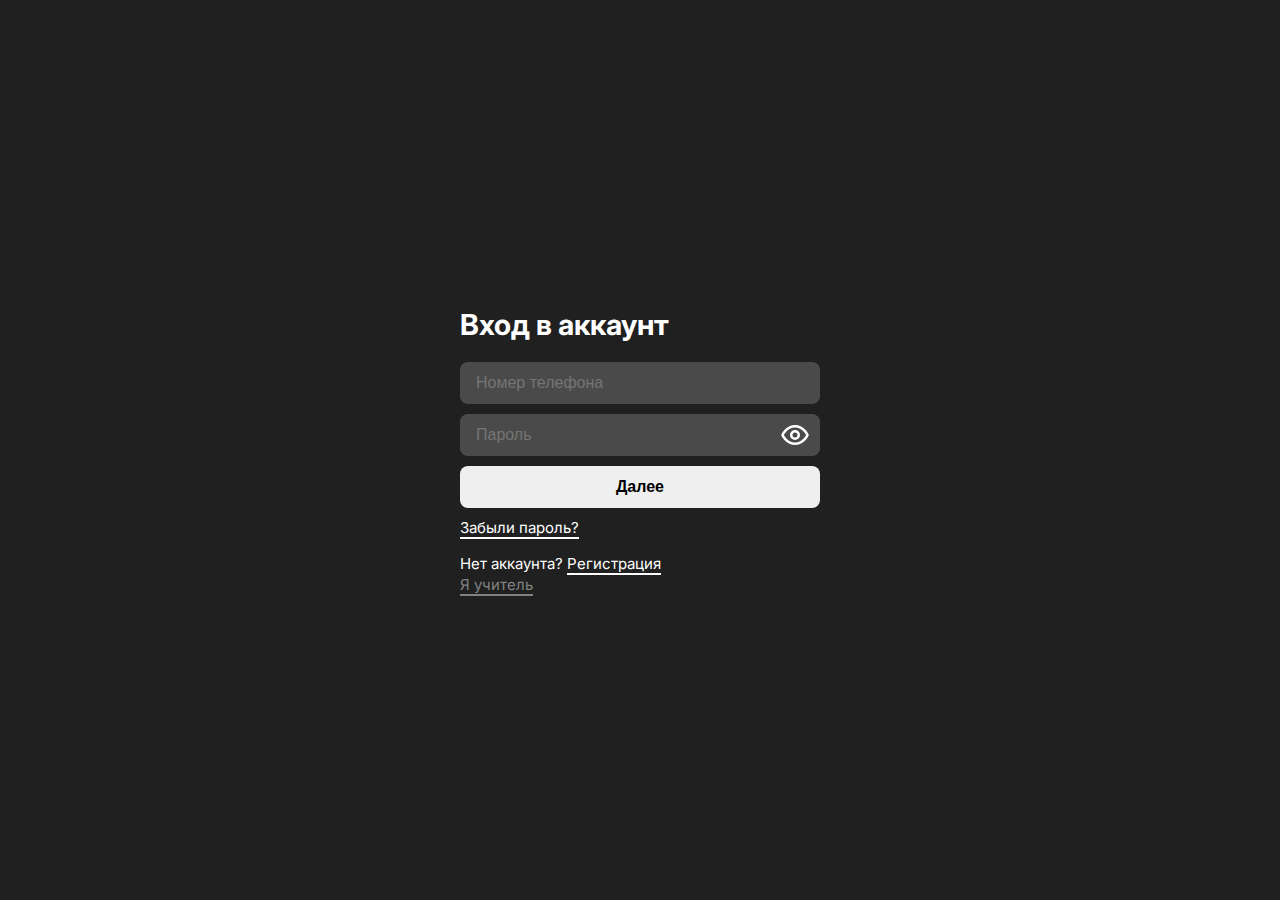
<file: index.html>
<!DOCTYPE html>
<html lang="ru">
<head>
    <meta charset="UTF-8">
    <meta name="viewport" content="width=device-width, initial-scale=1.0">
    <title>Вход ученик</title>
    <link rel="stylesheet" href="./css/index.css">
</head>
<body>
    <div class="wrapper">
        <main class="main">
            <div class="main__conteiner">
                <form action="#" onsubmit="return false;" class="auth form">
                    <h2 class="form__title">Вход в аккаунт</h2>
                    <div class="form__input">
                        <input type="text" id="log" class="form__inp" placeholder="Номер телефона">
                    </div>
                    <div class="form__input">
                        <input type="password" id="pass" class="form__inp" placeholder="Пароль">
                        <div class="pass-ico"></div>
                    </div>
                    <div class="form__input">
                        <button class="btn">Далее</button>
                    </div>
                    <div class="form__links">
                        <a href="#" class="form__link">Забыли пароль?</a>
                        <span>Нет аккаунта? <a href="#" class="form__link">Регистрация</a></span>
                    </div>
                    <a href="#" class="form__footer-link">Я учитель</a>
                </form>
            </div>
        </main>
    </div>
</body>
</html>
</file>
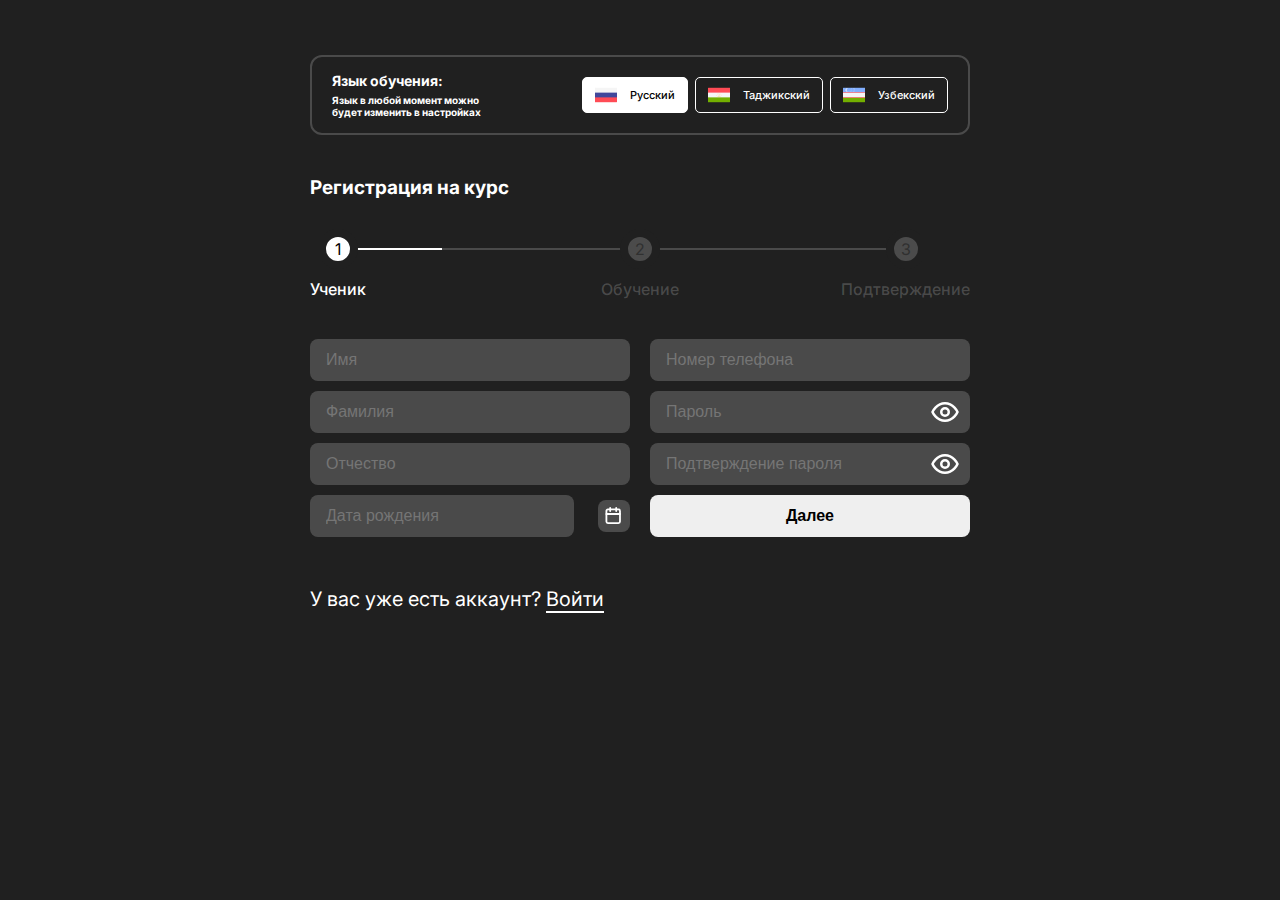
<file: reg-students.html>
<!DOCTYPE html>
<html lang="ru">

<head>
    <meta charset="UTF-8">
    <meta name="viewport" content="width=device-width, initial-scale=1.0">
    <title>Вход ученик</title>
    <link rel="stylesheet" href="./css/reg.students.css">
</head>

<body>
    <div class="wrapper">
        <header class="header">
            <div class="header__conteiner">
                <div class="header__text">
                    <h2 class="header__title">Язык обучения:</h2>
                    <h3 class="header__subtitle">Язык в любой момент можно <br>будет изменить в настройках</h3>
                </div>

                <div class="header__langs">
                    <div class="header__lang --ru --now">Русский</div>
                    <div class="header__lang --tj">Таджикский</div>
                    <div class="header__lang --uz">Узбекский</div>
                </div>
            </div>
        </header>
        <section class="progress">
            <div class="progress__conteiner">
                <h1 class="page-title progress__title">Регистрация на курс</h1>
                <div class="progress__bar">
                    <div class="progress__stage stage s1 --now">
                        <div class="stage__num">1<div class="ndec-1"></div>
                        </div>
                        <div class="stage__title">Ученик</div>
                    </div>
                    <div class="progress__stage s2 stage">
                        <div class="stage__num">2</div>
                        <div class="stage__title">Обучение</div>
                    </div>
                    <div class="progress__stage s3 stage">
                        <div class="stage__num">3<div class="ndec-3"></div>
                        </div>
                        <div class="stage__title">Подтверждение</div>
                    </div>

                    <div class="progress__decor">
                        <div class="decol-line"></div>
                    </div>
                </div>
            </div>
        </section>
        <section class="content">
            <div class="content__conteiner">
                <div class="content__screen screen1">
                    <div class="content__row">
                        <div class="content__column cc1">
                            <div class="form__input">
                                <input type="text" id="log" class="form__inp" placeholder="Имя">
                            </div>
                            <div class="form__input">
                                <input type="text" id="log" class="form__inp" placeholder="Фамилия">
                            </div>
                            <div class="form__input">
                                <input type="text" id="log" class="form__inp" placeholder="Отчество">
                            </div>
                            <div class="form__input --d-input">
                                <input type="text" id="log" class="form__inp" placeholder="Дата рождения">
                                <input type="date" class="dinp" name="data" id="#date-inp">
                                <label for="#date-inp" class="date-ico"></label>
                            </div>
                        </div>
                        <div class="content__column cc2">
                            <div class="form__input">
                                <input type="tel" id="log" class="form__inp" placeholder="Номер телефона">
                            </div>
                            <div class="form__input">
                                <input type="password" id="pass" class="form__inp" placeholder="Пароль">
                                <div class="pass-ico"></div>
                            </div>
                            <div class="form__input">
                                <input type="password" id="pass" class="form__inp" placeholder="Подтверждение пароля">
                                <div class="pass-ico"></div>
                            </div>
                            <div class="form__input">
                                <button class="next btn">Далее</button>
                            </div>
                        </div>
                    </div>
                    <div class="screen-footer">
                        <span>У вас уже есть аккаунт? <a href="/" class="content__link">Войти</a></span>
                    </div>
                </div>
                <div class="content__screen screen2 --none">
                    <div class="content__row">
                        <div class="content__column cc1">
                            <div class="form__input">
                                <div class="select-ico"></div>
                                <select name="" id="" class="form__inp">
                                    <option value="0" selected disabled>Преподаватель</option>
                                </select>
                            </div>
                        </div>
                        <div class="content__column cc2">
                            <div class="form__input">
                                
                                <div class="select-ico"></div>
                                <select name="" id="" class="form__inp">
                                    <option value="0" selected disabled>Номер группы</option>
                                </select>
                            </div>
    
                                <button class="next btn">Далее</button>
                            </div>
                        </div>
                    </div>
                    <div class="content__screen screen3 --none">
                        <div class="content__row">
                            <div class="content__column cc1">
                                <h3 class="code-title">Какой код <br>подтверждения <br>назвал педагог?</h3>
                            </div>
                            <div class="content__column cc2">
                                <div class="form__input">
                                    <div class="form__input">
                                        <input type="tel" id="log" class="form__inp" placeholder="Код">
                                    </div>
                                </div>
        
                                    <button class="next btn">Далее</button>
                                </div>
                            </div>
                        </div>
                    </div>
                </div>
            </div>
        </section>
    </div>

    <script src="./js/jq.js"></script>
    <script src="./js/lang-reg.js"></script>
    <script src="./js/reg-form-controller.js"></script>
</body>

</html>
</file>
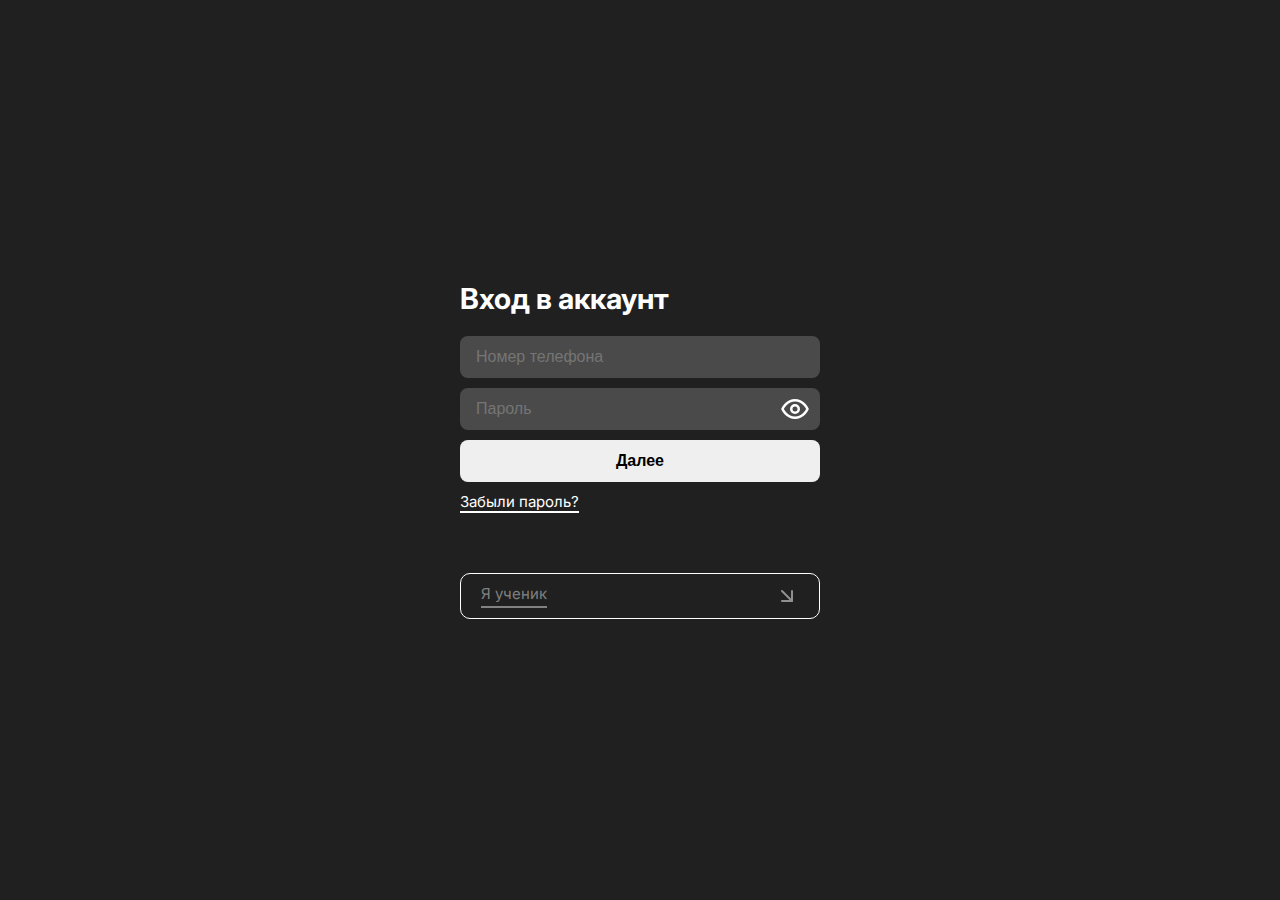
<file: teacher-reg.html>
<!DOCTYPE html>
<html lang="ru">
<head>
    <meta charset="UTF-8">
    <meta name="viewport" content="width=device-width, initial-scale=1.0">
    <title>Вход ученик</title>
    <link rel="stylesheet" href="./css/index.css">
</head>
<body>
    <div class="wrapper">
        <main class="main">
            <div class="main__conteiner">
                <form action="#" onsubmit="return false;" class="auth form">
                    <h2 class="form__title">Вход в аккаунт</h2>
                    <div class="form__input">
                        <input type="text" id="log" class="form__inp" placeholder="Номер телефона">
                    </div>
                    <div class="form__input">
                        <input type="password" id="pass" class="form__inp" placeholder="Пароль">
                        <div class="pass-ico"></div>
                    </div>
                    <div class="form__input">
                        <button class="btn">Далее</button>
                    </div>
                    <div class="form__links">
                        <a href="#" class="form__link">Забыли пароль?</a>
                    </div>
                    <a href="/" class="form__footer">
                        <span class="form__footer-link">Я ученик</span>
                        <div class="form__footer-ico"></div>
                    </a>
                </form>
            </div>
        </main>
    </div>
</body>
</html>
</file>
<file: css/index.css>
@import"./zero.css";@import"../fonts/font.css";@import"https://fonts.googleapis.com/css2?family=Inter:wght@100..900&display=swap";.main{display:flex;min-height:100vh}.main__conteiner{display:flex;justify-content:center;align-items:center}.form{max-width:360px;width:100%}.form__title{color:#fff;font-size:29px;font-weight:700;margin-bottom:20px}.form__input{width:100%;margin-bottom:10px;position:relative}.form__inp{width:100%;padding:12px 16px;border-radius:8px;border:0;background-color:rgba(255,255,255,.1921568627);font-size:16px}.form__links{display:flex;flex-direction:column;align-items:start;color:#fff;gap:15px;font-size:15px}.form__link{font-size:15px;color:#fff;text-decoration:none;border-bottom:2px solid #fff;display:inline-block}.form__footer{margin-top:60px;width:100%;display:flex;justify-content:space-between;border:1px solid #fff;padding:10px 20px;border-radius:10px;text-decoration:none}.form__footer-link{font-size:15px;font-family:Inter;border-bottom:2px solid rgba(255,255,255,.4431372549);text-decoration:none;color:rgba(255,255,255,.4431372549)}.form__footer-ico{width:24px;aspect-ratio:1;background-image:url("../img/arrow.svg");background-position:center;background-repeat:no-repeat;background-size:cover}.pass-ico{width:30px;aspect-ratio:1;position:absolute;right:10px;top:50%;transform:translateY(-50%);background-image:url("../img/eye.svg");background-position:center;background-repeat:no-repeat;background-size:cover;cursor:pointer}.btn{width:100%;padding:12px 16px;border-radius:8px;border:0;font-weight:600;font-size:16px;transition:all .5s ease;cursor:pointer}.btn:hover{transform:rotate(1deg)}.btn:active{transform:scale(98%, 98%)}
</file>
<file: css/reg.students.css>
@import"./zero.css";@import"../fonts/font.css";@import"https://fonts.googleapis.com/css2?family=Inter:wght@100..900&display=swap";.wrapper{padding:0 15px;padding-top:55px}[class*=__conteiner]{max-width:660px;width:100%;padding:0px;margin:0 auto}.header__conteiner{width:100%;display:flex;justify-content:space-between;align-items:center;border:2px solid rgba(255,255,255,.1921568627);padding:15px 20px;border-radius:12px;margin-bottom:35px}.header__title{font-size:14px;line-height:17px;color:#fff;margin-bottom:5px}.header__subtitle{font-size:10px;line-height:12px;color:#fff}.header__langs{display:flex;gap:7px}.header__lang{padding:6px 12px;font-size:11px;line-height:13px;font-weight:500;color:#fff;border:1px solid #fff;border-radius:5px;display:flex;justify-content:space-between;align-items:center;gap:13px;cursor:pointer}.header__lang.--now{color:#000;background-color:#fff}.header__lang::before{content:"";width:22px;aspect-ratio:1;background-position:center;background-repeat:no-repeat;background-size:contain}.header__lang.--ru::before{background-image:url(../img/lang/ru.png)}.header__lang.--tj::before{background-image:url(../img/lang/tj.png)}.header__lang.--uz::before{background-image:url(../img/lang/uz.png)}.progress__bar{width:100%;display:flex;justify-content:space-between;position:relative;margin-bottom:40px}.progress__decor{position:absolute;width:100%;height:2px;top:19px;background-color:rgba(255,255,255,.1921568627);z-index:4;overflow:hidden}.progress__decor .decol-line{position:absolute;width:40%;transform:translateX(-50%);left:0;top:0;height:100%;background-color:#fff;transition:all .5s ease}.page-title{font-size:19px;font-weight:700;line-height:35px;color:#fff;margin-bottom:24px}.stage{position:relative;z-index:10;text-align:center;display:flex;flex-direction:column;align-items:center;gap:10px}.stage:nth-child(2){position:absolute;top:0;left:50%;transform:translateX(-50%)}.stage__num{position:relative;width:40px;aspect-ratio:1;border:8px solid #202020;display:inline-block;border-radius:50%;background-color:#4b4b4b;color:#303030;display:flex;align-items:center;justify-content:center;font-size:16px}.--now .stage__num{background-color:#fff;color:#000}.stage__title{font-size:16px;font-weight:500;color:rgba(255,255,255,.1921568627)}.--now .stage__title{color:#fff}.ndec-1{position:absolute;width:40px;left:-40px;height:100%;background-color:#202020}.ndec-3{position:absolute;width:80px;right:-80px;height:100%;background-color:#202020}.content__screen{width:100%}.content__row{width:100%;display:flex;gap:20px}.content__column{flex:1 1 50%}.content__link{font-size:20px;color:#fff;text-decoration:none;border-bottom:2px solid #fff;display:inline-block}.form__title{color:#fff;font-size:29px;font-weight:700;margin-bottom:20px}.form__input{width:100%;margin-bottom:10px;position:relative}.form__inp{width:100%;padding:12px 16px;border-radius:8px;border:0;background-color:rgba(255,255,255,.1921568627);font-size:16px}.pass-ico{width:30px;aspect-ratio:1;position:absolute;right:10px;top:50%;transform:translateY(-50%);background-image:url("../img/eye.svg");background-position:center;background-repeat:no-repeat;background-size:cover;cursor:pointer}.btn{width:100%;padding:12px 16px;border-radius:8px;border:0;font-weight:600;font-size:16px;transition:all .5s ease;cursor:pointer}.btn:hover{transform:rotate(1deg)}.btn:active{transform:scale(98%, 98%)}.screen-footer{color:#fff;text-decoration:none;display:inline-block;font-size:20px;margin-top:40px}.--d-input{display:flex;align-items:center;gap:24px;position:relative}.dinp{position:absolute;z-index:5;right:0;opacity:0;width:40px}.date-ico{position:relative;z-index:6;width:40px;aspect-ratio:1;background-color:#4b4b4b;background-image:url(../img/date.svg);background-position:center;background-size:60%;background-repeat:no-repeat;border-radius:8px;cursor:pointer}.--none{display:none}select.form__inp{color:#fff;padding-left:40px;position:relative}.select-ico{width:24px;aspect-ratio:1;position:absolute;top:calc(50% - 12px);left:8px;background-image:url(../img/select.svg);background-position:center;background-size:cover;background-repeat:no-repeat}.code-title{font-size:28px;color:#fff;font-weight:700;line-height:33px}
</file>
